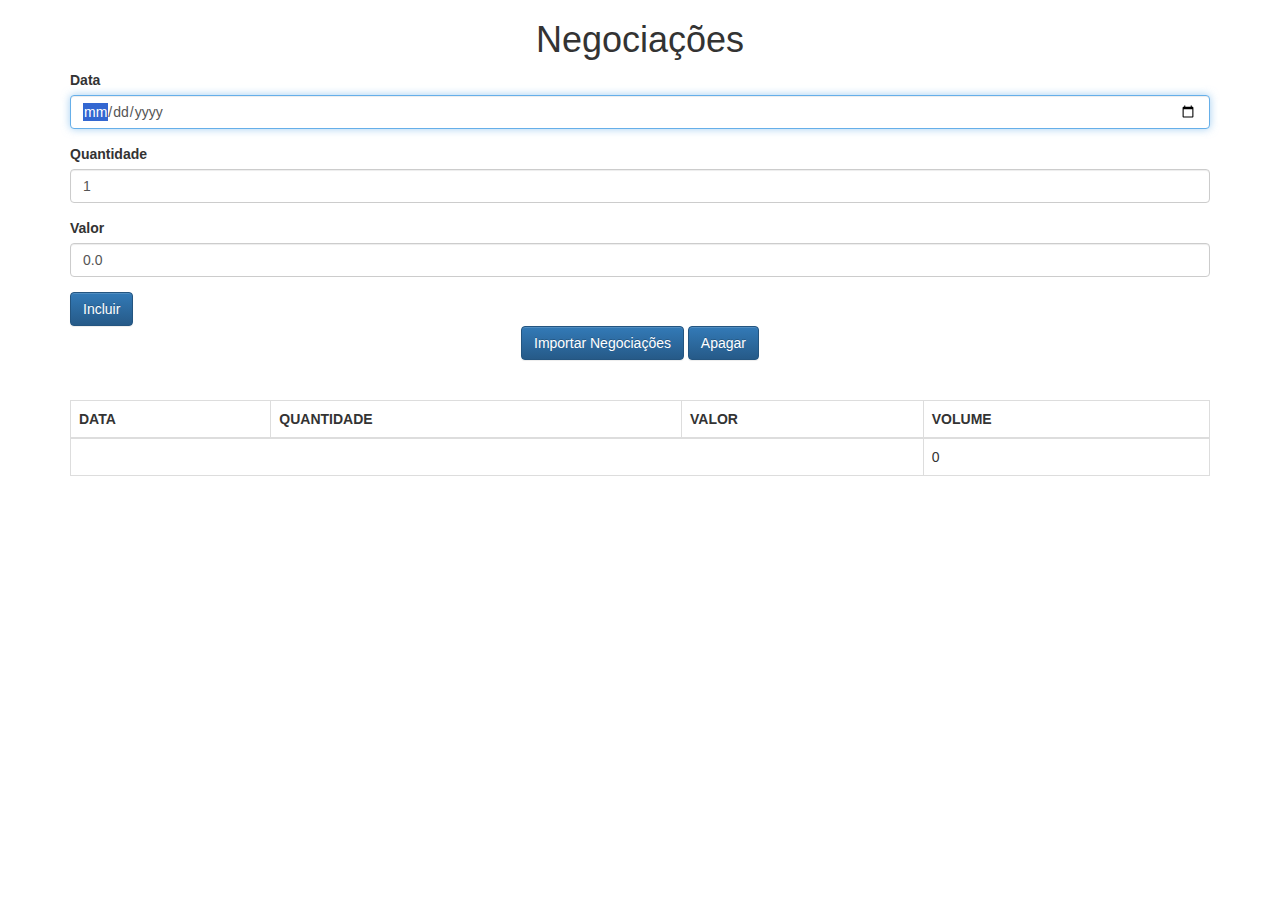
<file: aluraframe/client/index.html>
<!DOCTYPE html>
<html>
    <head>
        <meta charset="UTF-8">
        <title>Negociações</title>
        <link rel="stylesheet" href="css/bootstrap.css">
        <link rel="stylesheet" href="css/bootstrap-theme.css">
        
    </head>

    <body class="container">
        
        <h1 class="text-center">Negociações</h1>

        <div id="mensagemView">
            <p></p>
        </div>
        
        <form class="form" onsubmit="negociacaoController.adiciona(event)">
            
            <div class="form-group">
                <label for="data">Data</label>
                <input type="date" id="data" class="form-control" required autofocus/>        
            </div>    
            
            <div class="form-group">
                <label for="quantidade">Quantidade</label>
                <input type="number" min="1" step="1" id="quantidade" class="form-control" value="1" required/>
            </div>
            
            <div class="form-group">
                <label for="valor">Valor</label>
                <input id="valor" type="number" class="form-control"  min="0.01" step="0.01" value="0.0" required />
            </div>
            
            <button class="btn btn-primary" type="submit">Incluir</button>
        </form>
        
        <div class="text-center">
            <button class="btn btn-primary text-center" type="button">
                Importar Negociações
            </button>
            <button class="btn btn-primary text-center" type="button">
                Apagar
            </button>
        </div> 
        <br>
        <br>

        <div id="negociacoesView"></div>

        <script src="js/app/models/Negociacao.js"></script>
        <script src="js/app/controllers/NegociacaoController.js"></script>
        <script src="js/app/helpers/DateHelper.js"></script>
        <script src="js/app/models/ListaNegociacoes.js"></script>
        <script src="js/app/views/View.js"></script>
        <script src="js/app/views/NegociacoesView.js"></script>
        <script src="js/app/models/Mensagem.js"></script>
        <script src="js/app/views/MensagemView.js"></script>
        
        
        <script>
            let negociacaoController = new NegociacaoController();
        </script>
    </body>
</html>
</file>
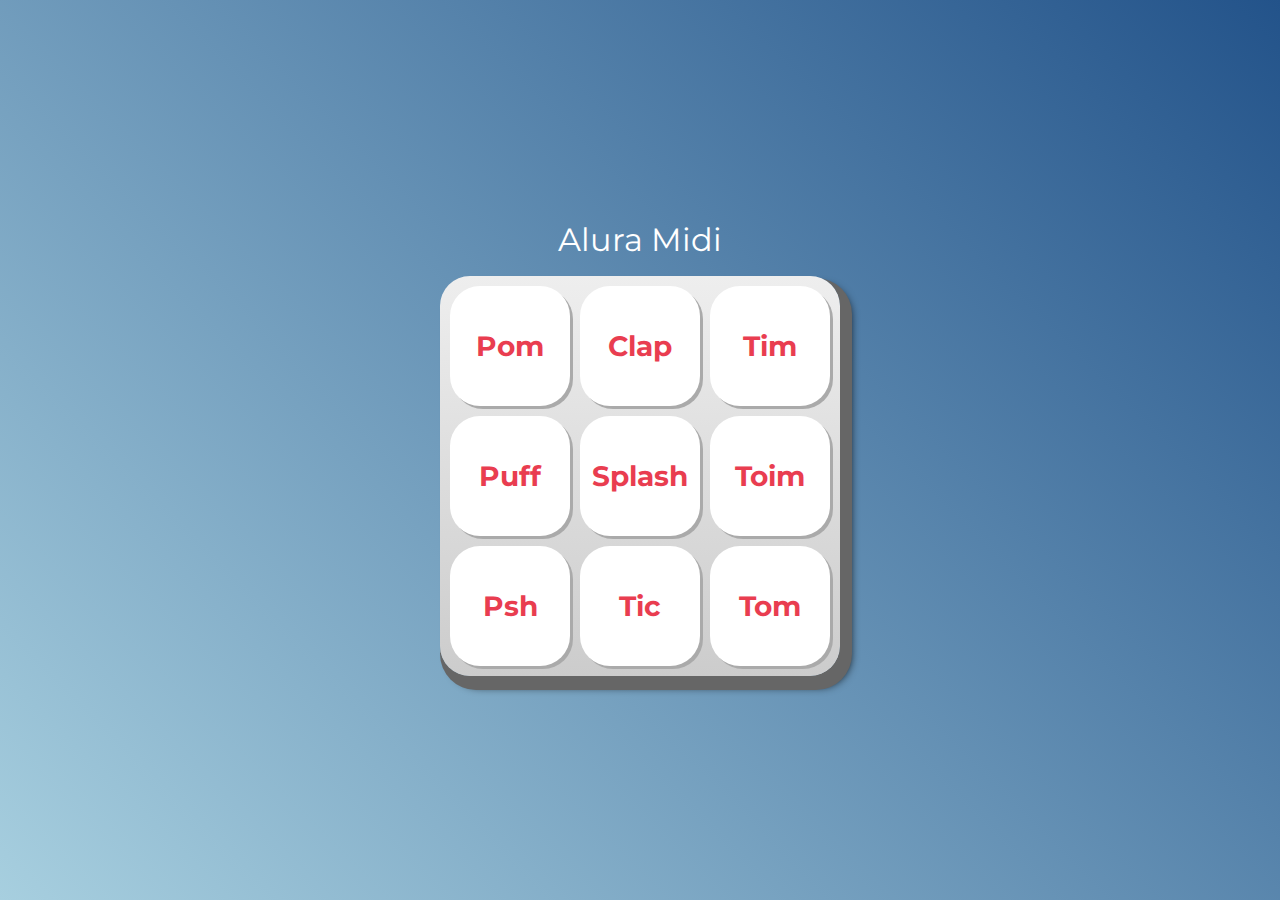
<file: JS_Web/Alura Midi/index.html>
<!DOCTYPE html>
<html lang="pt-BR">
    <head>
        <meta charset="UTF-8">
        <meta http-equiv="X-UA-Compatible" content="IE=edge">
        <meta name="viewport" content="width=device-width, initial-scale=1.0">

        <title>Alura MIDI</title>

        <!-- ***** Fonte *****-->
        <link rel="preconnect" href="https://fonts.googleapis.com">
        <link rel="preconnect" href="https://fonts.gstatic.com" crossorigin>
        <link href="https://fonts.googleapis.com/css2?family=Montserrat:wght@500;600&display=swap" rel="stylesheet">

        <link rel="icon" type="image/png" href="images/bateria.png">
        <link rel="stylesheet" href="css/reset.css">
        <link rel="stylesheet" href="css/estilos.css">

    </head>

    <body>

        <h1>Alura Midi</h1>
            <!--Dentro de " " posso escrever qualquer código JS-->
        <section class="teclado">
            <!-- **** JS inline não é recomendado **** -->
            <!-- <button onclick="alert('Pom')" class="tecla tecla_pom">Pom</button> -->
            <!-- <button onclick="tocaSomPom()" class="tecla tecla_pom">Pom</button> -->
            <button class="tecla tecla_pom">Pom</button>
            <button class="tecla tecla_clap">Clap</button>
            <button class="tecla tecla_tim">Tim</button>

            <button class="tecla tecla_puff">Puff</button>
            <button class="tecla tecla_splash">Splash</button>
            <button class="tecla tecla_toim">Toim</button>

            <button class="tecla tecla_psh">Psh</button>
            <button class="tecla tecla_tic">Tic</button>
            <button class="tecla tecla_tom">Tom</button>
        </section>

        <audio src="sounds/keyq.wav" id="som_tecla_pom"></audio>
        <audio src="sounds/keyw.wav" id="som_tecla_clap"></audio>
        <audio src="sounds/keye.wav" id="som_tecla_tim"></audio>
        <audio src="sounds/keya.wav" id="som_tecla_puff"></audio>
        <audio src="sounds/keys.wav" id="som_tecla_splash"></audio>
        <audio src="sounds/keyd.wav" id="som_tecla_toim"></audio>
        <audio src="sounds/keyz.wav" id="som_tecla_psh"></audio>
        <audio src="sounds/keyx.wav" id="som_tecla_tic"></audio>
        <audio src="sounds/keyc.wav" id="som_tecla_tom"></audio>

        <script src="main.js"></script>
    </body>
</html>
</file>
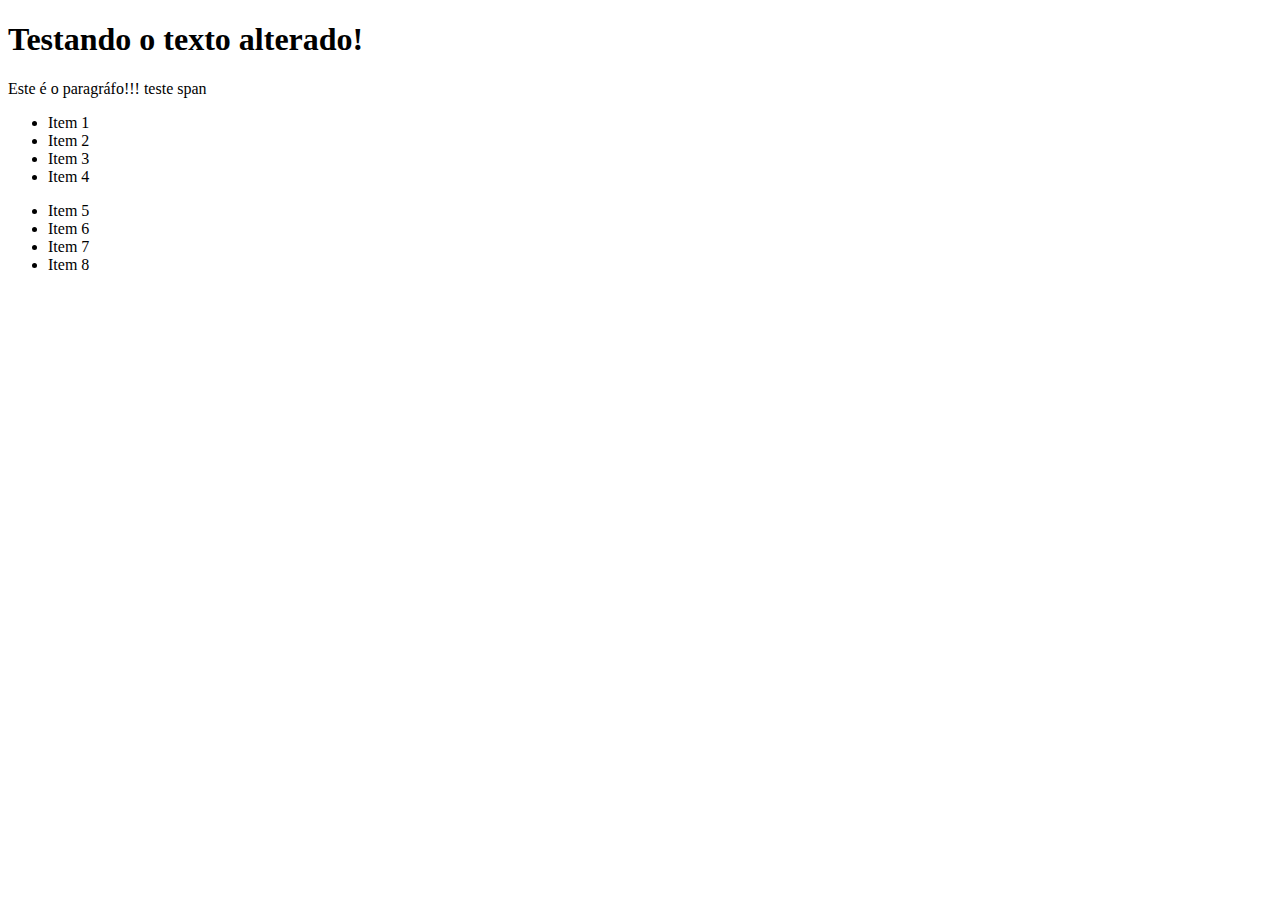
<file: querySelector.html>
<!DOCTYPE html>
<html lang="pt">

<head>
  <meta charset="UTF-8">
  <meta http-equiv="X-UA-Compatible" content="IE=edge">
  <meta name="viewport" content="width=device-width, initial-scale=1.0">
  <title>Document</title>
</head>

<body>
  <h1 id="title">Título Principal</h1>
  <p id="paragrafo"> Este é o paragráfo!!!<span> teste span</span></p>

  <ul id="lista1">
    <li class="item">Item 1</li>
    <li class="item">Item 2</li>
    <li class="item">Item 3</li>
    <li class="item">Item 4</li>
  </ul>

  <ul id="lista2">
    <li class="item">Item 5</li>
    <li class="item">Item 6</li>
    <li class="item">Item 7</li>
    <li class="item">Item 8</li>
  </ul>

</body>

<script src="script.js"></script>

</html>
</file>
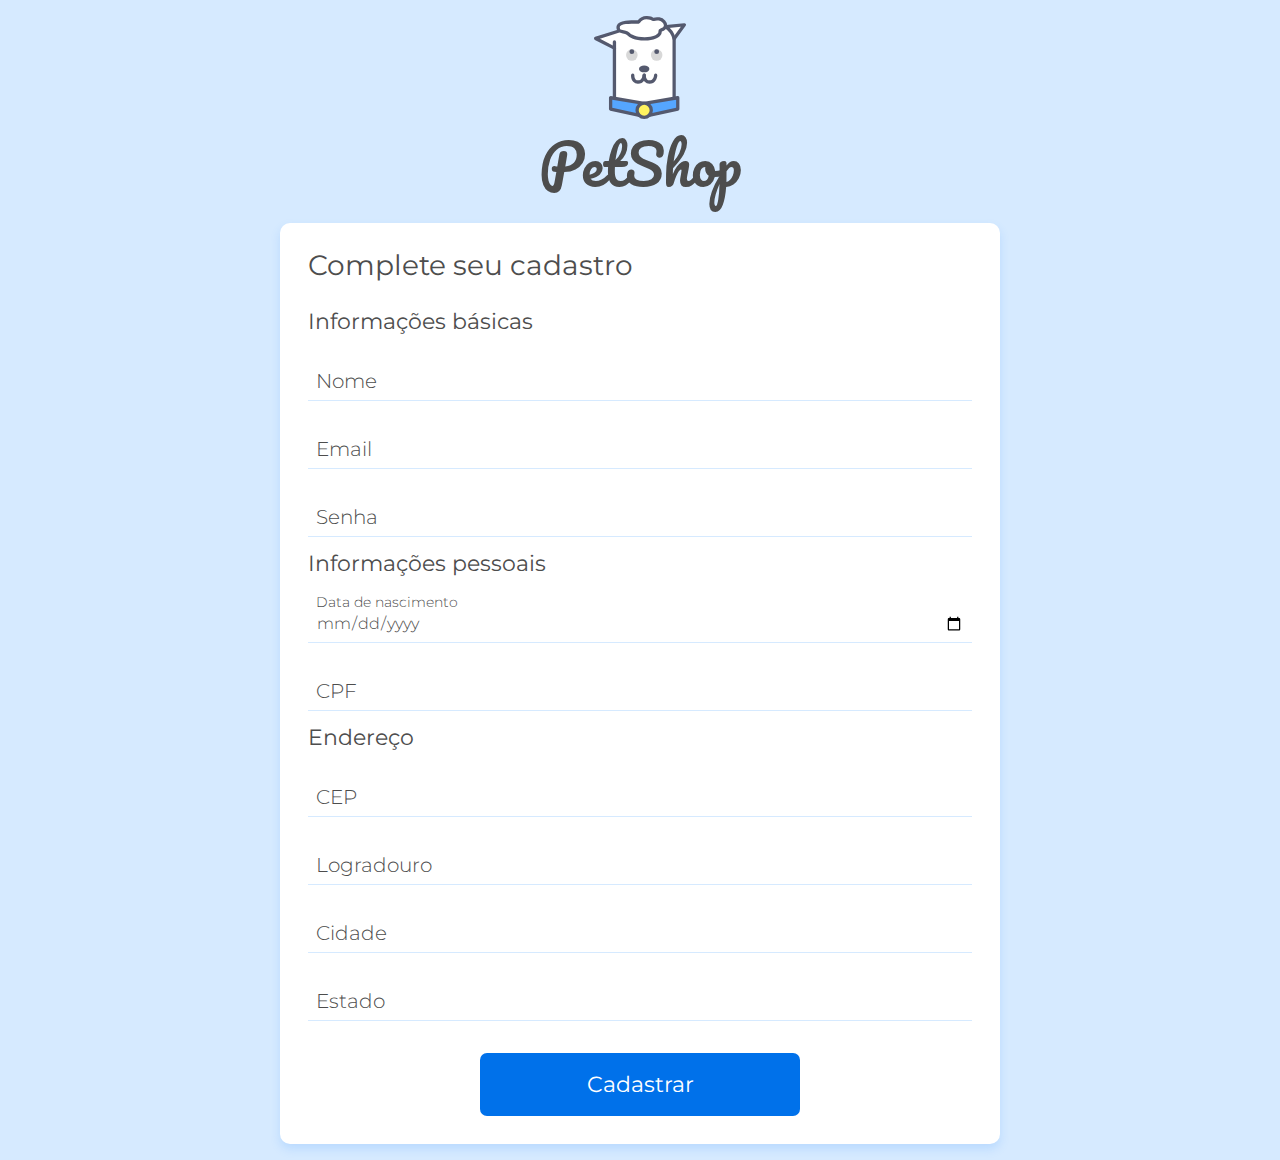
<file: JS_Web/Alura Validacao Doguito/cadastro.html>
<!DOCTYPE html>
<html lang="pt">
<head>
    <meta charset="UTF-8">
    <meta name="viewport" content="width=device-width, initial-scale=1.0">
    <title>Doguito Petshop | Criar conta</title>
    <link href="https://fonts.googleapis.com/css2?family=Montserrat:wght@300;400&display=swap" rel="stylesheet">
    <link href="https://fonts.googleapis.com/css2?family=Pacifico&display=swap" rel="stylesheet"> 
    <link rel="stylesheet" href="./assets/css/base/base.css">
    <link rel="stylesheet" href="./assets/css/cadastro.css">
    <link rel="stylesheet" href="./assets/css/componentes/cartao.css">
    <link rel="stylesheet" href="./assets/css/componentes/inputs.css">
    <link rel="stylesheet" href="./assets/css/componentes/botao.css">
</head>
<body>
    <main class="container flex flex--coluna flex--centro">
        <div class="cadastro-cabecalho">
            <img src="./assets/img/doguito.svg" alt="Logo Doguito" class="cadastro-cabecalho__logo">
            <h1 class="cadastro-cabecalho__titulo">PetShop</h1>
        </div>
        <section class="cartao">
            <h2 class="cartao__titulo">Complete seu cadastro</h2>
            <form action="./cadastro_concluido.html" class="formulario flex flex--coluna">
                <fieldset>
                    <legend class="formulario__legenda">Informações básicas</legend>
                    <div class="input-container">
                        <input name="nome" id="nome" class="input" type="text" placeholder="Nome" data-tipo="nome" required>
                        <label class="input-label" for="nome">Nome</label>
                        <span class="input-mensagem-erro">Este campo não está válido</span>
                    </div>
                    <div class="input-container">
                        <input name="email" id="email" class="input" type="email" placeholder="Email" data-tipo="email" required>
                        <label class="input-label" for="email">Email</label>
                        <span class="input-mensagem-erro">Este campo não está válido</span>
                    </div>
                    <div class="input-container">
                        <input name="senha" id="senha" class="input" type="password" placeholder="Senha" pattern="^(?=.*[a-z])(?=.*[A-Z])(?=.*[0-9])(?!.*[ !@#$%^&*_=+-]).{6,12}$" title="A senha deve conter entre 6 a 12 caracteres, deve conter pelo menos uma letra maiúscula, um número e não deve conter símbolos." data-tipo="senha" required>
                        <label class="input-label" for="senha">Senha</label>
                        <span class="input-mensagem-erro">Este campo não está válido</span>
                    </div>
                </fieldset>
                <fieldset>
                    <legend class="formulario__legenda">Informações pessoais</legend>
                    <div class="input-container">
                        <input name="nascimento" id="nascimento" class="input" type="date" placeholder="Data de nascimento" data-tipo="dataNascimento" required>
                        <label class="input-label" for="nascimento">Data de nascimento</label>
                        <span class="input-mensagem-erro">Este campo não está válido</span>
                    </div>
                    <div class="input-container">
                        <input name="cpf" id="cpf" class="input" type="text" placeholder="CPF" data-tipo="cpf" required>
                        <label class="input-label" for="cpf">CPF</label>
                        <span class="input-mensagem-erro">Este campo não está válido</span>
                    </div>
                </fieldset>
                <fieldset>
                    <legend class="formulario__legenda">Endereço</legend>
                    <div class="input-container">
                        <input name="cep" id="cep" class="input" type="text" placeholder="CEP" pattern="[\d]{5}-?[\d]{3}" data-tipo="cep" required>
                        <label class="input-label" for="cep">CEP</label>
                        <span class="input-mensagem-erro">Este campo não está válido</span>
                    </div>
                    <div class="input-container">
                        <input name="logradouro" id="logradouro" class="input" type="text" placeholder="Logradouro" data-tipo="logradouro" required>
                        <label class="input-label" for="logradouro">Logradouro</label>
                        <span class="input-mensagem-erro">Este campo não está válido</span>
                    </div>
                    <div class="input-container">
                        <input name="cidade" id="cidade" class="input" type="text" placeholder="Cidade" data-tipo="cidade" required>
                        <label class="input-label" for="cidade">Cidade</label>
                        <span class="input-mensagem-erro">Este campo não está válido</span>
                    </div>
                    <div class="input-container">
                        <input name="estado" id="estado" class="input" type="text" placeholder="Estado" data-tipo="estado" required>
                        <label class="input-label" for="estado">Estado</label>
                        <span class="input-mensagem-erro">Este campo não está válido</span>
                    </div>
                </fieldset>
                <button class="botao">Cadastrar</a>
            </form>
        </section>
    </main>
    <script src="./js/app.js" type="module"></script>
</body>
</html>
</file>
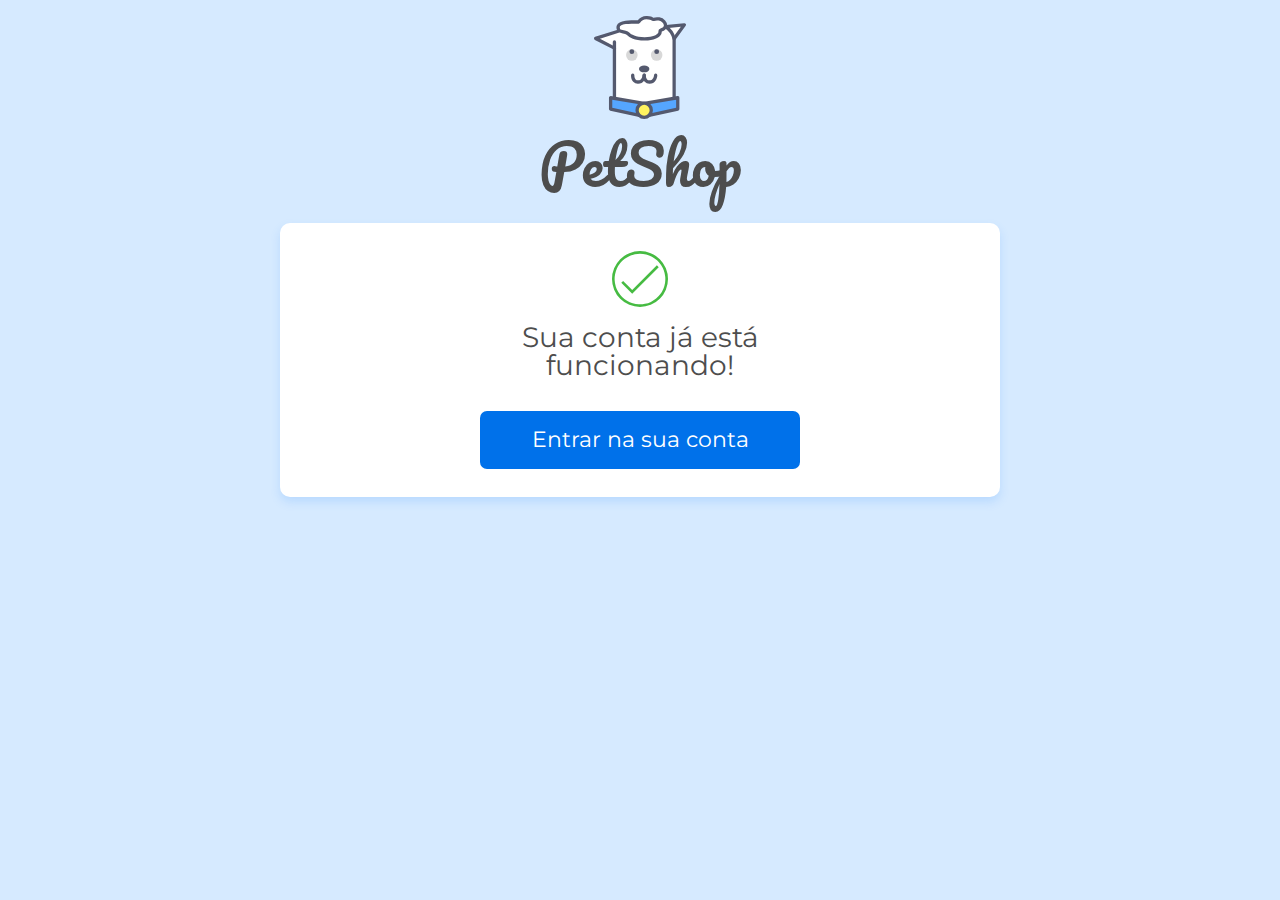
<file: JS_Web/Alura Validacao Doguito/cadastro_concluido.html>
<!DOCTYPE html>
<html lang="pt">
<head>
    <meta charset="UTF-8">
    <meta name="viewport" content="width=device-width, initial-scale=1.0">
    <title>Doguito Petshop | Cadastro concluído</title>
    <link href="https://fonts.googleapis.com/css2?family=Montserrat:wght@300;400&display=swap" rel="stylesheet">
    <link href="https://fonts.googleapis.com/css2?family=Pacifico&display=swap" rel="stylesheet"> 
    <link rel="stylesheet" href="./assets/css/base/base.css">
    <link rel="stylesheet" href="./assets/css/cadastro_concluido.css">
    <link rel="stylesheet" href="./assets/css/componentes/cartao.css">
    <link rel="stylesheet" href="./assets/css/componentes/inputs.css">
    <link rel="stylesheet" href="./assets/css/componentes/botao.css">
</head>
<body>
    <main class="container flex flex--coluna flex--centro">
        <div class="cadastro-cabecalho">
            <img src="./assets/img/doguito.svg" alt="Logo Doguito" class="cadastro-cabecalho__logo">
            <h1 class="cadastro-cabecalho__titulo">PetShop</h1>
        </div>
        <section class="cadastro-cartao cartao">
            <span class="cadastro-cartao__icone-concluido"></span>
            <h1 class="cadastro-cartao__titulo cartao__titulo">Sua conta já está funcionando!</h1>
            <a href="#" class="botao">Entrar na sua conta</a>
        </section>
    </main>
</body>
</html>
</file>
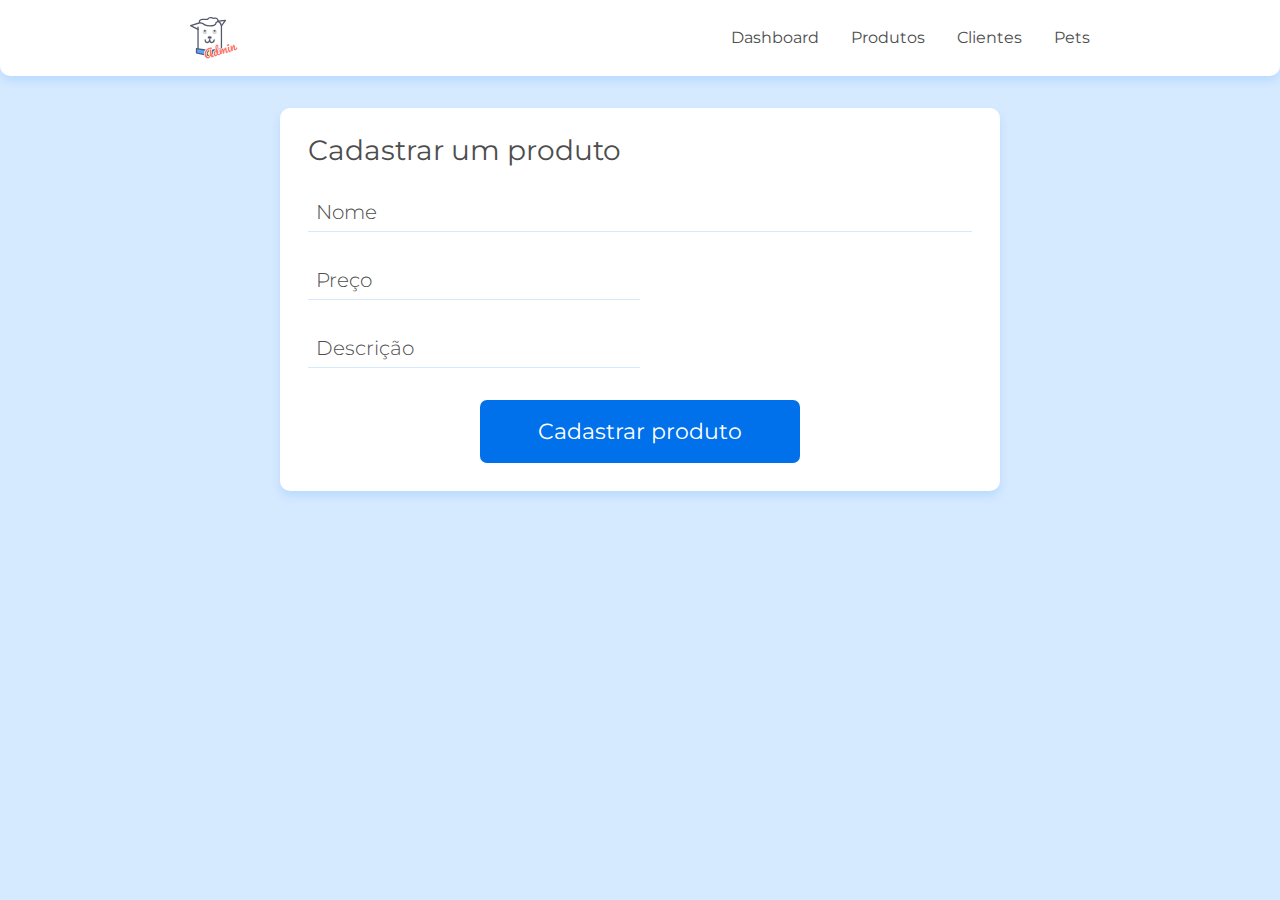
<file: JS_Web/Alura Validacao Doguito/cadastro_produto.html>
<!DOCTYPE html>
<html lang="pt">
<head>
    <meta charset="UTF-8">
    <meta name="viewport" content="width=device-width, initial-scale=1.0">
    <title>Doguito Petshop | Cadastro de produto</title>
    <link href="https://fonts.googleapis.com/css2?family=Montserrat:wght@300;400&display=swap" rel="stylesheet">
    <link href="https://fonts.googleapis.com/css2?family=Pacifico&display=swap" rel="stylesheet"> 
    <link rel="stylesheet" href="./assets/css/base/base.css">
    <link rel="stylesheet" href="./assets/css/componentes/cabecalho.css">
    <link rel="stylesheet" href="./assets/css/componentes/cartao.css">
    <link rel="stylesheet" href="./assets/css/cadastra_cliente.css">
    <link rel="stylesheet" href="./assets/css/componentes/inputs.css">
    <link rel="stylesheet" href="./assets/css/componentes/botao.css">
    <link rel="stylesheet" href="./assets/css/cadastro_produto.css">
</head>
<body>
    <header class="cabecalho container">
        <img src="./assets/img/doguitoadm.svg" alt="Logo Doguito" class="cabecalho__logo">
        <nav>
            <ul class="cabecalho__lista-navegacao">
                <li class="cabecalho__link"><a href="#">Dashboard</a></li>
                <li class="cabecalho__link"><a href="#">Produtos</a></li>
                <li class="cabecalho__link"><a href="lista_cliente.html">Clientes </a></li>
                <li class="cabecalho__link"><a href="#">Pets</a></li>
            </ul>
        </nav>
    </header>
    
    <main class="container flex flex--centro flex--coluna">
        <section class="cartao cadastro">
            <h1 class="cartao__titulo">Cadastrar um produto</h1>
            <form action="./cadastro_produto_concluido.html" class="flex flex--coluna">
                <div class="input-container">
                    <input name="nome" id="nome" class="input" type="text" placeholder="Nome" data-tipo="nome" required>
                    <label class="input-label" for="nome">Nome</label>
                    <span class="input-mensagem-erro">Este campo não está válido</span>
                </div>
                <div class="input-container cadastro__preco-container">
                    <input name="preco" id="preco" class="input" type="text" placeholder="Preço" data-tipo="preco" required>
                    <label class="input-label" for="preco">Preço</label>
                    <span class="input-mensagem-erro">Este campo não está válido</span>
                </div>
                <div class="input-container cadastro__descricao-container">
                    <input class="input" name="descricao" id="descricao" placeholder="Descrição">
                    <label class="input-label" for="descricao">Descrição</label>
                    <span class="input-mensagem-erro">Este campo não está válido</span>
                </div>
                <button class="botao">Cadastrar produto</button>
            </form>
        </section>
    </main>
    <script src="./js/app.js" type="module"></script>
    <script src="https://github.com/codermarcos/simple-mask-money/releases/download/v3.0.0/simple-mask-money.js"></script>
</body>
</html>
</file>
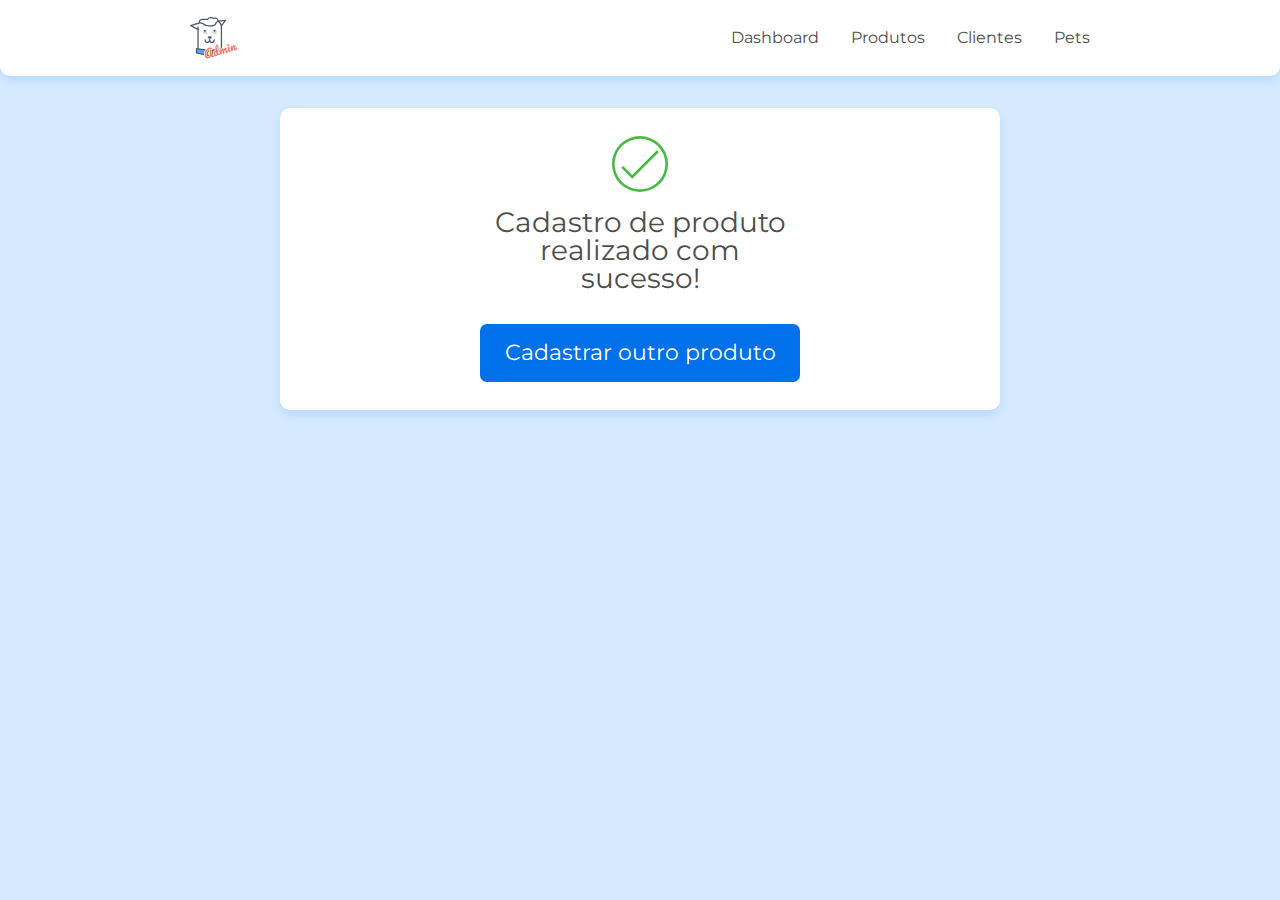
<file: JS_Web/Alura Validacao Doguito/cadastro_produto_concluido.html>
<!DOCTYPE html>
<html lang="pt">
<head>
    <meta charset="UTF-8">
    <meta name="viewport" content="width=device-width, initial-scale=1.0">
    <title>Doguito Petshop | Cadastro concluído</title>
    <link href="https://fonts.googleapis.com/css2?family=Montserrat:wght@300;400&display=swap" rel="stylesheet">
    <link href="https://fonts.googleapis.com/css2?family=Pacifico&display=swap" rel="stylesheet"> 
    <link rel="stylesheet" href="./assets/css/base/base.css">
    <link rel="stylesheet" href="./assets/css/componentes/cabecalho.css">
    <link rel="stylesheet" href="./assets/css/cadastro_concluido.css">
    <link rel="stylesheet" href="./assets/css/componentes/cartao.css">
    <link rel="stylesheet" href="./assets/css/componentes/inputs.css">
    <link rel="stylesheet" href="./assets/css/componentes/botao.css">
</head>
<body>
    <header class="cabecalho container">
        <img src="./assets/img/doguitoadm.svg" alt="Logotipo Doguito" class="cabecalho__logo">
        <nav>
            <ul class="cabecalho__lista-navegacao">
                <li class="cabecalho__link"><a href="#">Dashboard</a></li>
                <li class="cabecalho__link"><a href="#">Produtos</a></li>
                <li class="cabecalho__link"><a href="#">Clientes</a></li>
                <li class="cabecalho__link"><a href="#">Pets</a></li>
            </ul>
        </nav>
    </header>
    <main class="container flex flex--coluna flex--centro">
        <section class="cadastro-cartao cartao">
            <span class="cadastro-cartao__icone-concluido"></span>
            <h1 class="cadastro-cartao__titulo cartao__titulo">Cadastro de produto realizado com sucesso!</h1>
            <a href="./cadastro_produto.html" class="botao">Cadastrar outro produto</a>
        </section>
    </main>
</body>
</html>
</file>
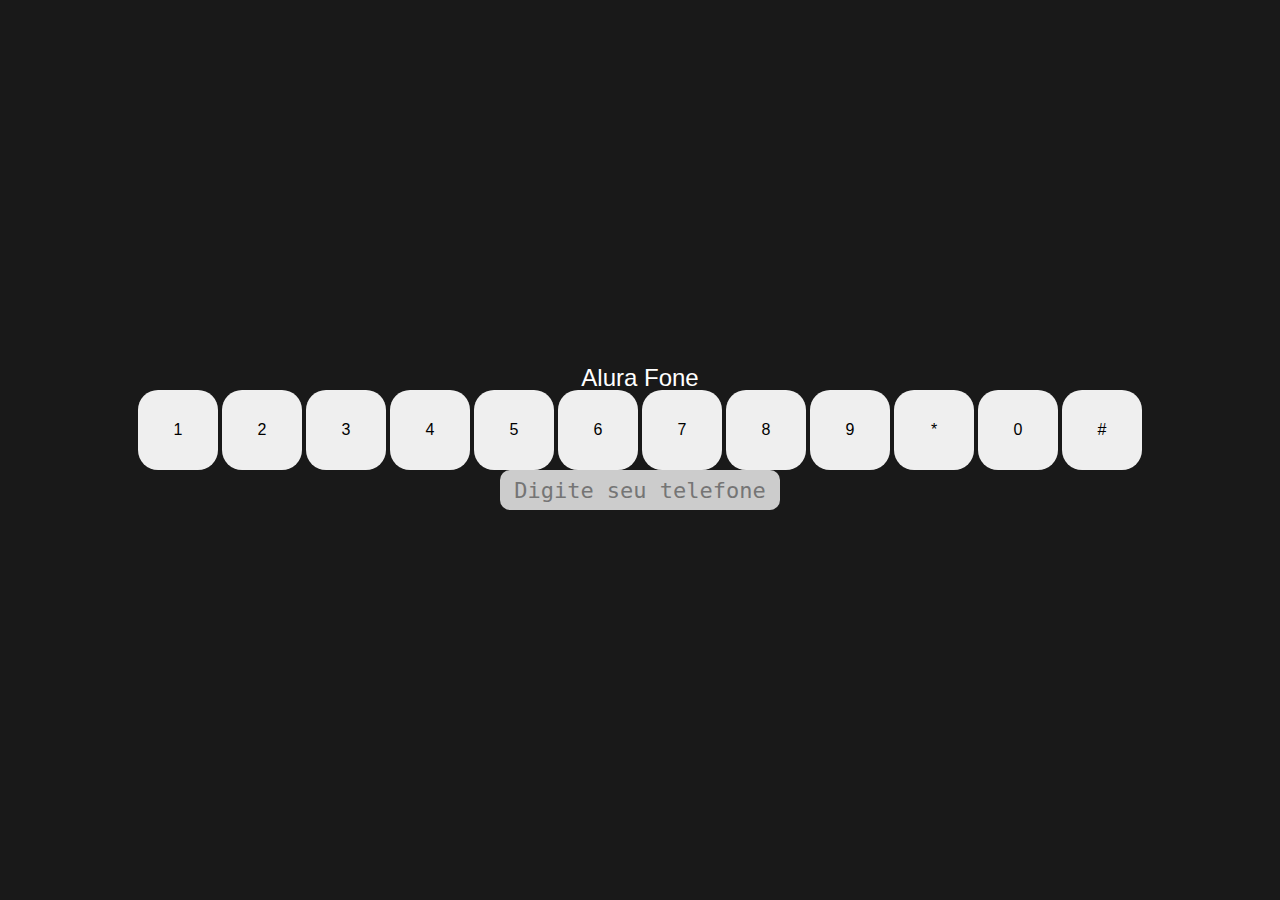
<file: JS_Web/Seletores/seletor.html>
<!DOCTYPE html>
<html lang="pt-BR">
    <head>
        <meta charset="UTF-8">
        <meta http-equiv="X-UA-Compatible" content="IE=edge">
        <meta name="viewport" content="width=device-width, initial-scale=1.0">

        <title>Seletor</title>

        <link rel="stylesheet" href="reset.css">
        <link rel="stylesheet" href="seletor.css">
       
    </head>

  <body>
    <h1> Alura Fone </h1>
      <section>   
        <input type="button" value="1">
        <input type="button" value="2">
        <input type="button" value="3">
        <input type="button" value="4">
        <input type="button" value="5">
        <input type="button" value="6">
        <input type="button" value="7">
        <input type="button" value="8">
        <input type="button" value="9">
        <input type="button" " value="*">
        <input type="button" value="0">
        <input type="button" " value="#">
      </section>
    <input type="tel" id="telefone" placeholder="Digite seu telefone">
    
    <script src="mainSeletor.js"></script>
  </body>
</html>
</file>
<file: JS_Web/Alura Midi/css/estilos.css>
:root {
  --cinza: #aaa;
  --vermelha: #e93d50;
  --vermelha-escura: #af303f;
  --branca: #fff;
  --luz: rgb(229, 255, 0);
}

body {
  align-items: center;
  background: linear-gradient(45deg, #a7cfdf 0%,#23538a 100%);
  display: flex;
  justify-content: center;
  flex-direction: column;
  font-family: 'Montserrat', sans-serif;
  min-height: 100vh;
}

h1 {
  color: var(--branca);
  margin-bottom: 20px;
  font-size: 2rem;
}

.teclado {
  background: linear-gradient(to bottom, #eeeeee 0%,#cccccc 100%);
  box-shadow: 6px 8px 0 6px #666, 10px 10px 10px #000;
  border-radius: 30px;
  display: grid;
  gap: 10px;
  grid-template-columns: repeat(3, 1fr);
  padding: 10px;
}

.tecla {
  background-color: var(--branca);
  border-radius: 30px;
  box-shadow: 3px 3px 0 var(--cinza);
  color: var(--vermelha);
  cursor: pointer;
  height: 120px;
  font-size: 1.75em;
  font-weight: bold;
  line-height: 120px;
  text-align: center;
  width: 120px;
}

.tecla.ativa,
.tecla:active {
  background-color: var(--vermelha);
  border: 4px solid  var(--vermelha);
  box-shadow: 3px 3px 0 var(--vermelha-escura) inset;
  color: var(--branca);
  outline: none;
}

.tecla.focus,
.tecla:focus {
  outline: none;
  box-shadow: 1px 1px 10px var(--luz);
}

.tecla.active:focus,
.tecla:active:focus {
  box-shadow: 3px 3px 0 var(--vermelha-escura) inset, 1px 1px 10px var(--luz);
}
</file>
<file: JS_Web/Alura Validacao Doguito/assets/css/cadastro.css>
.cadastro-cabecalho {
    display: flex;
    flex-direction: column;
    align-items: center;

    padding-top: 1rem;
}

.cadastro-cabecalho__logo {
    width: 2.625rem;
    margin-bottom: 0.5rem;
}

.cadastro-cabecalho__titulo {
    font-family: var(--fonte-familia-logo);
    font-size: var(--fonte-tamanho-logo);
    margin-bottom: 1rem;
}

@media(min-width: 800px) {
    .cadastro-cabecalho__logo {
        width: 5.75rem;
        margin-bottom: 1rem;
    }

    .cadastro-cabecalho__titulo {
        margin-bottom: 2rem;
    }
}
</file>
<file: JS_Web/Alura Validacao Doguito/assets/css/componentes/cartao.css>
.cartao {
    background-color: var(--cor-contraste-claro);
    border-radius: 10px;
    box-shadow: var(--sombra);
    width: 100%;
    max-width: 45rem;
    padding: 1.75rem;
    box-sizing: border-box;
    margin-bottom: 1rem;
}

.cartao__titulo {
    font-size: var(--fonte-tamanho-cartao-titulo);
    margin-bottom: 1rem;
}
</file>
<file: JS_Web/Alura Validacao Doguito/assets/css/componentes/inputs.css>
.formulario {
    margin-top: 2rem;
}

.formulario__legenda {
    font-size: var(--fonte-tamanho-formulario-fieldset);

    margin-bottom: 1rem;
}

.input-container {
    font-weight: var(--fonte-peso-input);
    position: relative;
    margin-bottom: 1rem;
    display: flex;
    flex-direction: column;
    justify-content: flex-end;
    box-sizing: border-box;
}

.input {
    box-sizing: border-box;
    border-bottom: 1px solid var(--cor-secundaria);
    padding: 1.375rem 0.5rem 0.5rem;
    height: 3.25rem;
    width: 100%;
}

.input::placeholder {
    visibility: hidden;
    color: #00000000;
}

.input:focus {
    outline: none;
}

.input-label {
    position: absolute;
    top: 1.375rem;
    left: 0.5rem;
    font-size: var(--fonte-tamanho-input-label);

    transition: all .25s;
}

.input:not(:placeholder-shown) + .input-label, .input:focus + .input-label {
    font-size: 0.875rem;
    top: 0.25rem;
    transition: all .25s;
}

.input-container--invalido {
    margin-bottom: 0.5rem;
}

.input-container--invalido .input {
    border: 1px solid var(--cor-aviso);
    border-radius: 7px;
}

.input-container--invalido .input-label {
    color: var(--cor-aviso);
}

.input-mensagem-erro {
    display: none;
}

.input-container--invalido .input-mensagem-erro {
    color: var(--cor-aviso);
    display: block;
    margin-top: 0.5rem;
    padding-left: 0.5rem;
}

.textarea {
    box-sizing: border-box;
    border: 1px solid var(--cor-secundaria);
    padding: 0.5rem;    
    border-radius: 7px;
    width: 100%;
    min-height: 3rem;
}

.textarea-container {
    position: relative;
    margin-top: 2rem;
    margin-bottom: 1rem;
    font-weight: var(--fonte-peso-input);
}

.textarea::placeholder {
    visibility: hidden;
}

.textarea:focus {
    outline: none;
}

.textarea-label {
    position: absolute;
    top: 0.5rem;
    left: 0.5rem;
    font-size: var(--fonte-tamanho-input-label);
    transition: all 0.25s;
}

.textarea:not(:placeholder-shown) + .textarea-label, .textarea:focus + .textarea-label {
    font-size: 0.875rem;
    top: -1.25rem;
    transition: all 0.25s;
}

.textarea-container--invalido {
    margin-bottom: 0.5rem;
}

.textarea-container--invalido .textarea {
    border: 1px solid var(--cor-aviso);
}

.textarea-container--invalido .textarea-label {
    color: var(--cor-aviso);
}

.textarea-mensagem-erro {
    display: none;
}

.textarea-container--invalido .textarea-mensagem-erro {
    display: block;
    color: var(--cor-aviso);
    margin-top: 0.5rem;
    padding-left: 0.5rem;
}
</file>
<file: JS_Web/Alura Validacao Doguito/assets/css/componentes/botao.css>
.botao {
    display: block;
    background-color: var(--cor-primaria);
    border-radius: 7px;
    width: 100%;
    margin-top: 1rem;
    max-width: 20rem;
    padding: 1.125rem;
    box-sizing: border-box;
    color: var(--cor-contraste-claro);
    font-size: var(--fonte-tamanho-botao);
    align-self: center;
    text-align: center;
}

.botao-simples {
    border: none;
    background-color: unset;
}

.botao-simples--adicionar {
    color: var(--cor-primaria);
}

.botao-simples--excluir {
    color: var(--cor-aviso);
}

.botao-simples--editar {
    color: var(--cor-sucesso);
}
</file>
<file: JS_Web/Alura Validacao Doguito/assets/css/cadastro_concluido.css>
.cadastro-cabecalho {
    display: flex;
    flex-direction: column;
    align-items: center;

    padding-top: 1rem;
}

.cadastro-cabecalho__logo {
    width: 2.625rem;
    margin-bottom: 0.5rem;
}

.cadastro-cabecalho__titulo {
    font-family: var(--fonte-familia-logo);
    font-size: var(--fonte-tamanho-logo);
    margin-bottom: 1rem;
}

.cadastro-cartao {
    display: flex;
    flex-direction: column;
    align-items: center;
    text-align: center;
}

.cadastro-cartao__icone-concluido {
    display: block;
    width: 3.5rem;
    height: 3.5rem;

    margin-bottom: 1rem;

    background-image: url(../img/checkmark.svg);
    background-size: cover;
    background-repeat: no-repeat;
}

.cadastro-cartao__titulo {
    max-width: 20rem;
}


@media(min-width: 800px) {
    .cadastro-cabecalho__logo {
        width: 5.75rem;
        margin-bottom: 1rem;
    }

    .cadastro-cabecalho__titulo {
        margin-bottom: 2rem;
    }
}
</file>
<file: JS_Web/Alura Validacao Doguito/assets/css/componentes/cabecalho.css>
.cabecalho {
    background-color: var(--cor-contraste-claro);
    border-radius: 0 0 10px 10px;
    box-shadow: var(--sombra);
    display: flex;
    justify-content: space-between;
    align-items: center;
    height: 4.75rem;
    margin-bottom: 2rem;
}

.cabecalho__logo {
    width: 3rem;
}

.cabecalho__lista-navegacao {
    display: flex;
}

.cabecalho__link {
    margin-left: 2rem;
}
</file>
<file: JS_Web/Alura Validacao Doguito/assets/css/cadastra_cliente.css>
.cadastro {
    display: flex;
    flex-direction: column;
}
</file>
<file: JS_Web/Alura Validacao Doguito/assets/css/cadastro_produto.css>
.cadastro__descricao {
    height: 15.75rem;
}

.cadastro__preco-container, .cadastro__descricao-container {
    width: 50%;
}
</file>
<file: JS_Web/Seletores/seletor.css>
* {
  box-sizing: border-box;
}

body {
  display: flex;
  justify-content: center;
  align-items: center;
  flex-direction: column;
  background-color: #191919;
  min-height: 100vh;
}

input {
  border: none;
  color: inherit;
  font-size: inherit;
  font-weight: inherit;
  font-family: inherit;
}

h1 {
  font-family: 'Montserrat', sans-serif;
  font-size: 24px;
  color: #fff;
}

.teclado {
  display: grid;
  grid-template-columns: repeat(3, 1fr);
  gap: 10px; 
  background-color: #cccccc;
  border-radius: 30px;
  padding: 10px;
}

input[type=button] {
  border-radius: 20px;
  cursor: pointer;
  font-family: 'Montserrat', sans-serif;
  height: 80px;
  width: 80px;
}

input[type=tel] {
  background-color: #cccccc;
  border-radius: 10px;
  font-family: monospace;
  font-size: 22px;
  height: 40px;
  margin-bottom: 24px;
  padding: 10px;
  text-align: center;
  width: 280px;
}
</file>
<file: JS_Web/Alura Validacao Doguito/assets/css/base/base.css>
@import url(_reset.css);
@import url(_variaveis.css);

body {
	background-color: var(--cor-secundaria);
	color: var(--cor-contraste-escuro);
	font-family: var(--fonte-familia-corpo);
	overflow-x: hidden;
}

.container { 
	padding-right: 1rem;
	padding-left: 1rem;
}

.flex {
	display: flex;
}

.flex--centro {
	align-items: center;
	justify-content: center;
}

.flex--coluna {
	flex-direction: column;
}

@media(min-width: 800px) {
  .container {
		padding-right: 2.5rem;
		padding-left: 2.5rem;	
	}
}

@media(min-width: 1200px) {
	.container {
		padding-left: calc((100vw - 900px)/2);
		padding-right: calc((100vw - 900px)/2);
	}
}
</file>
